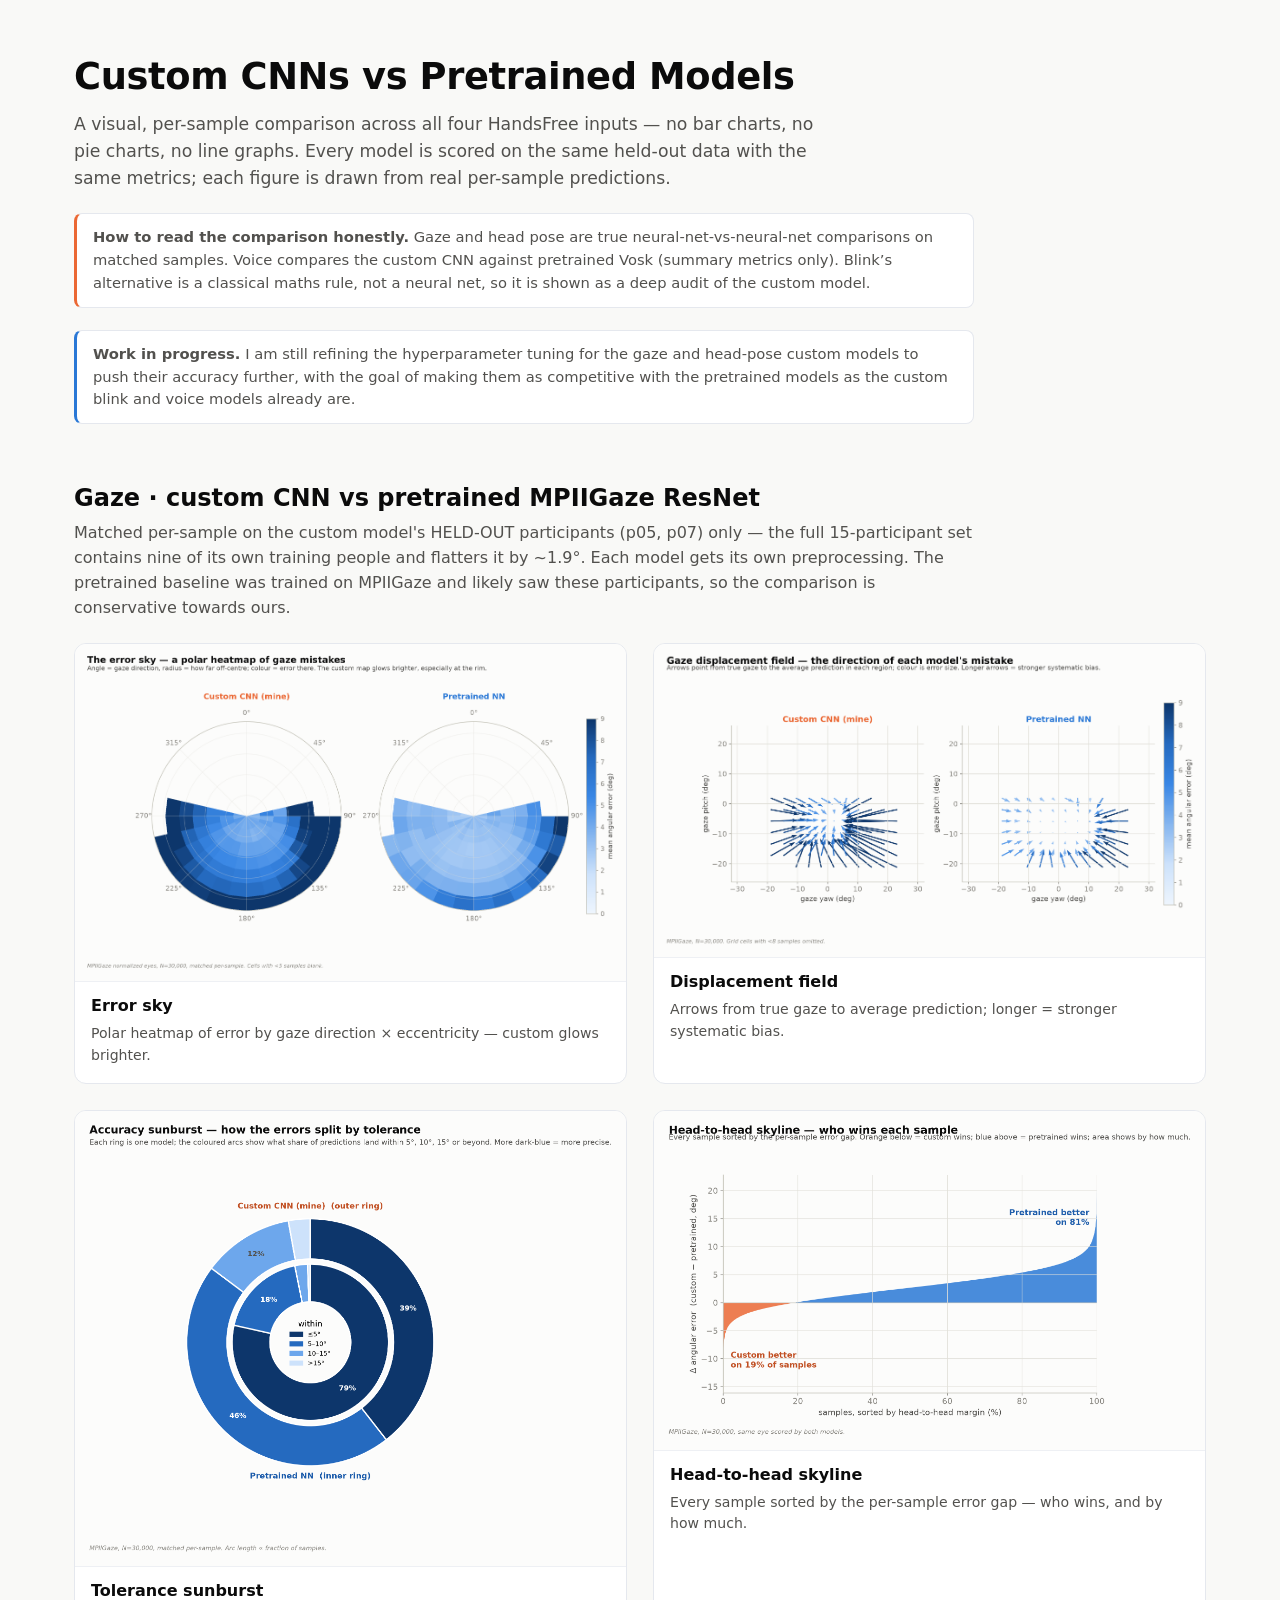
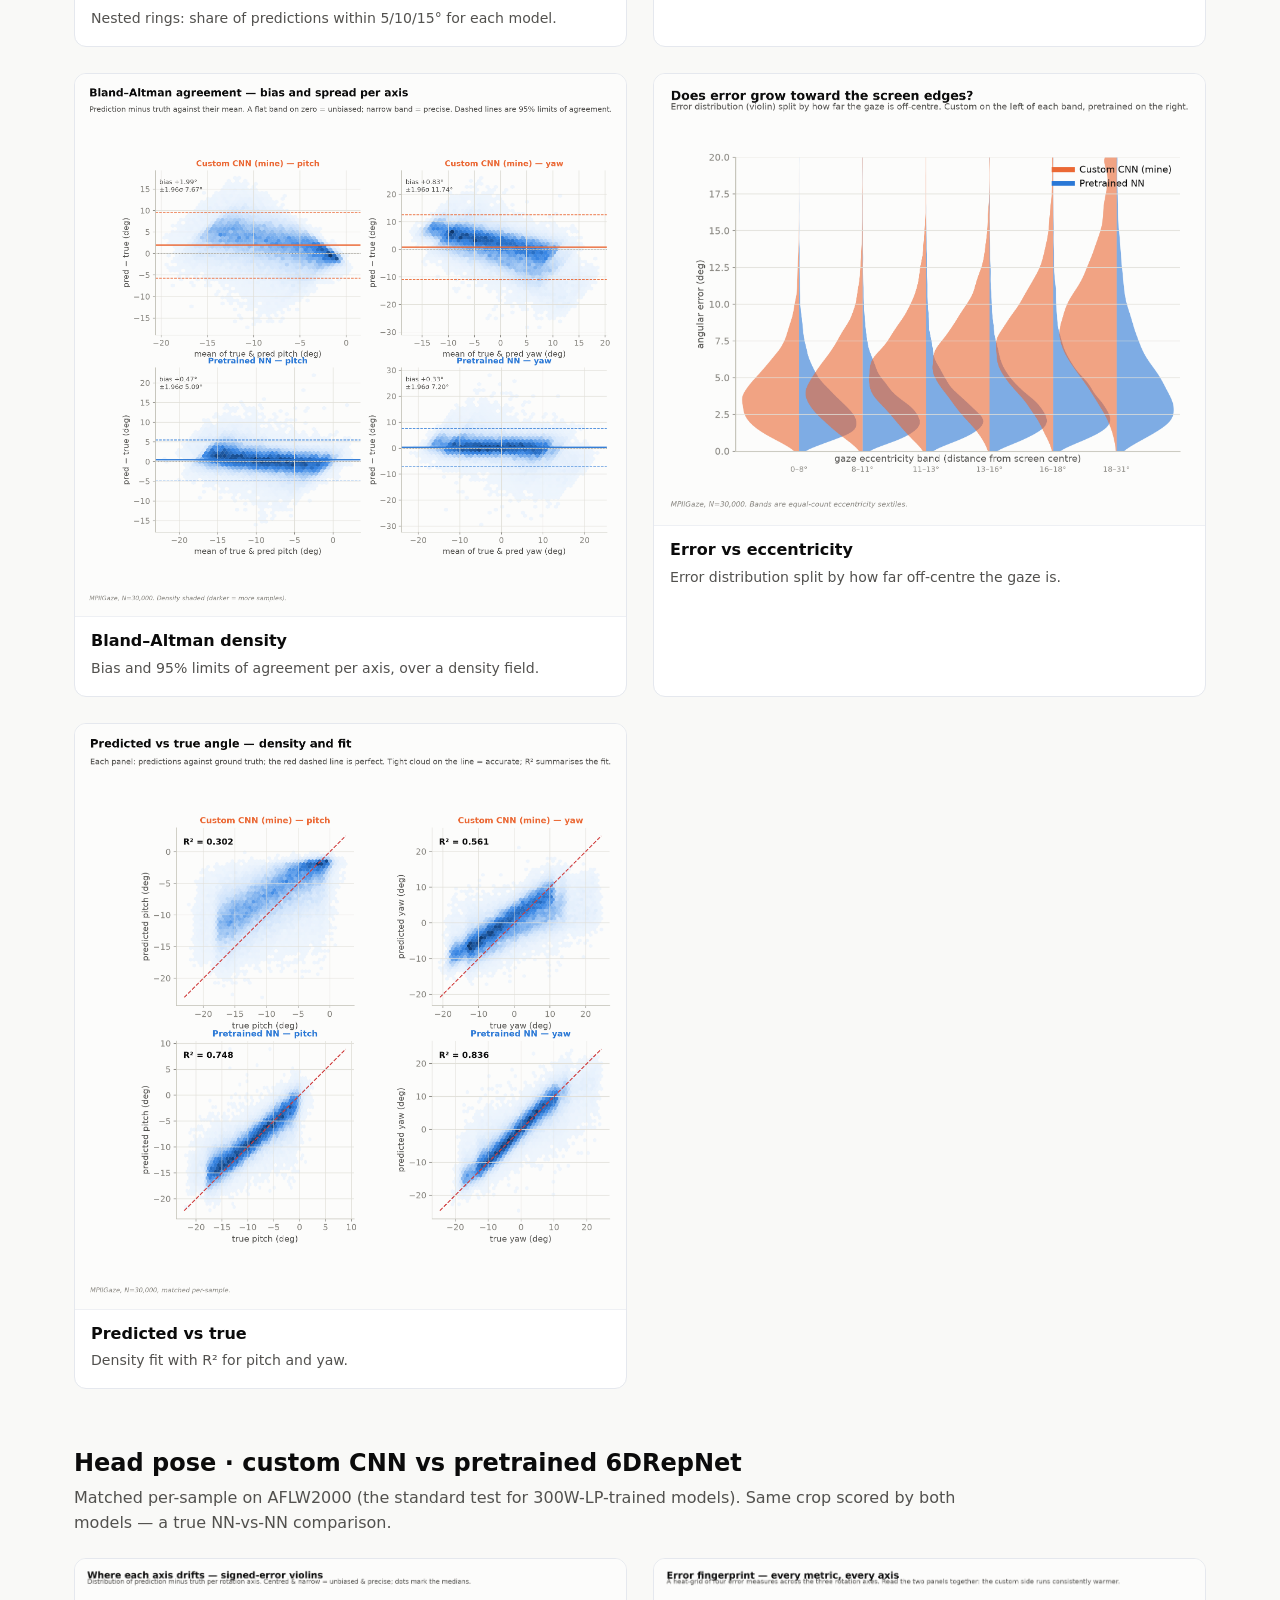
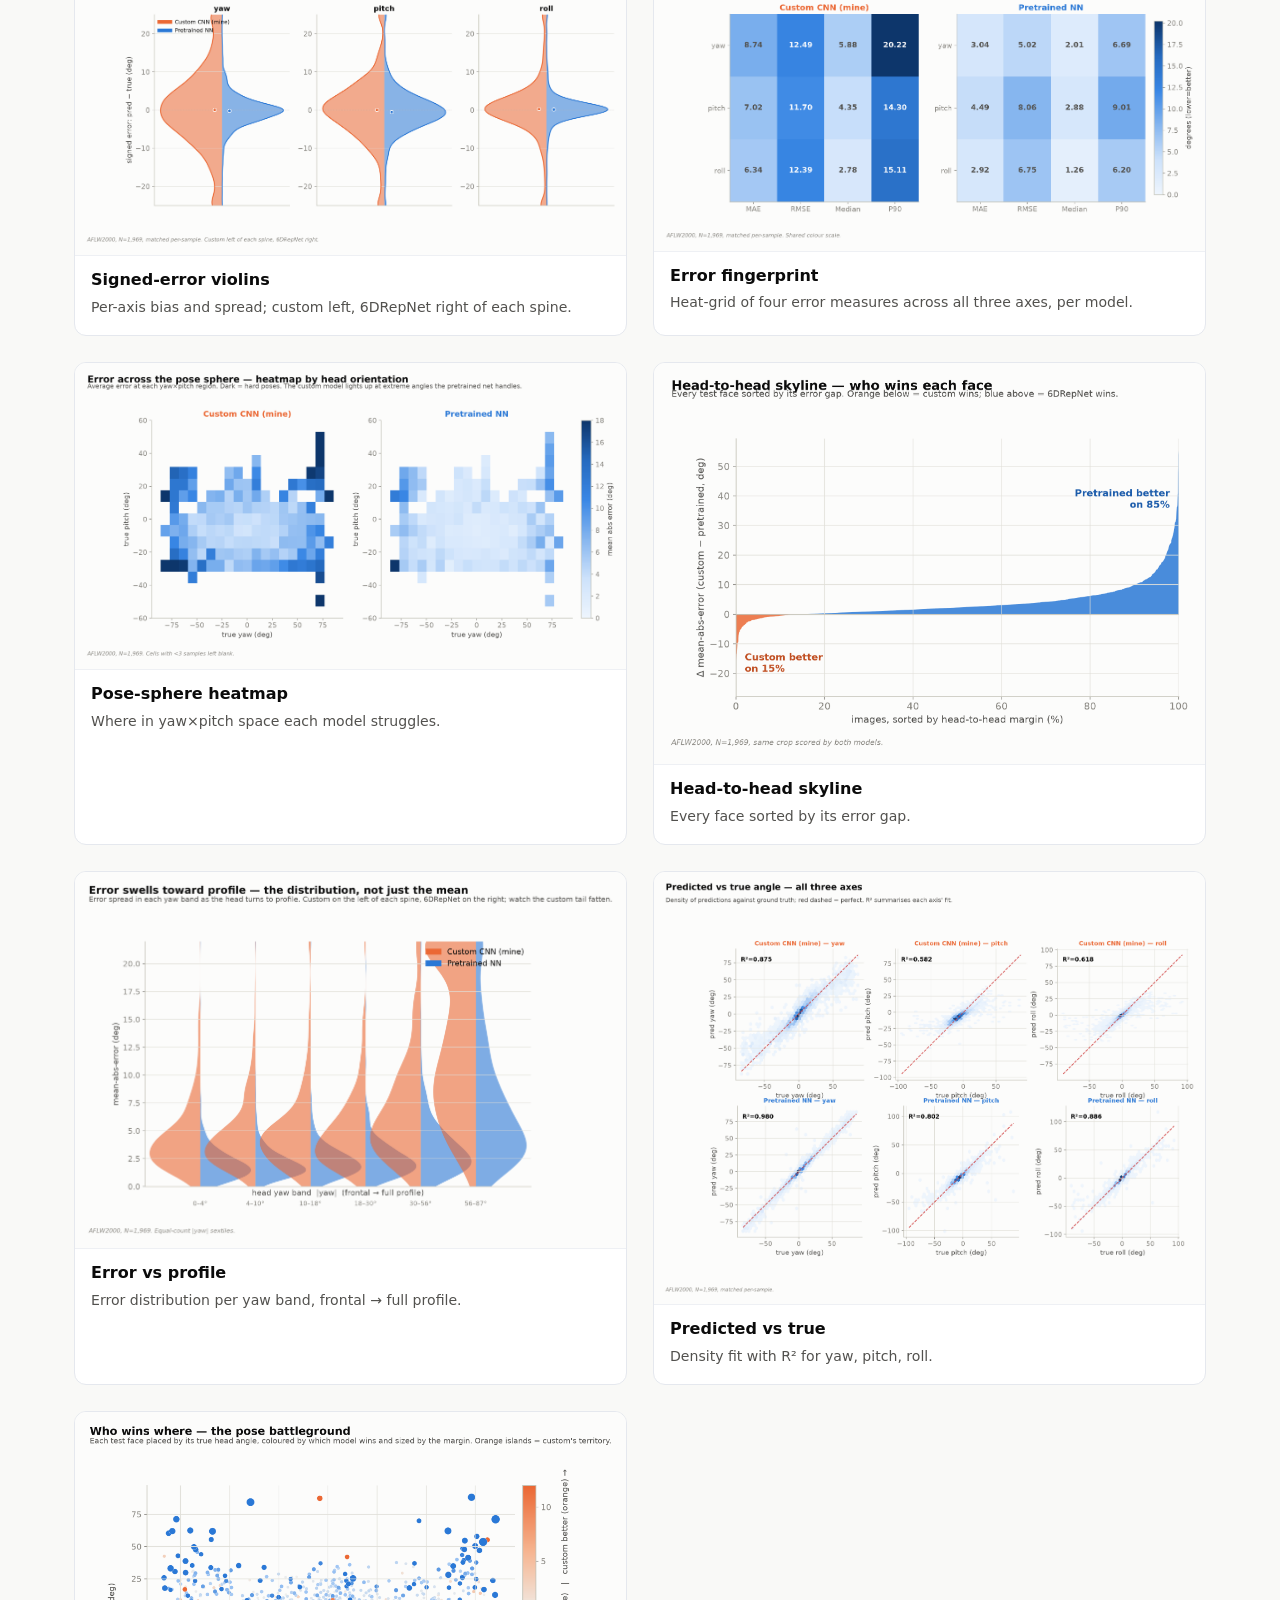
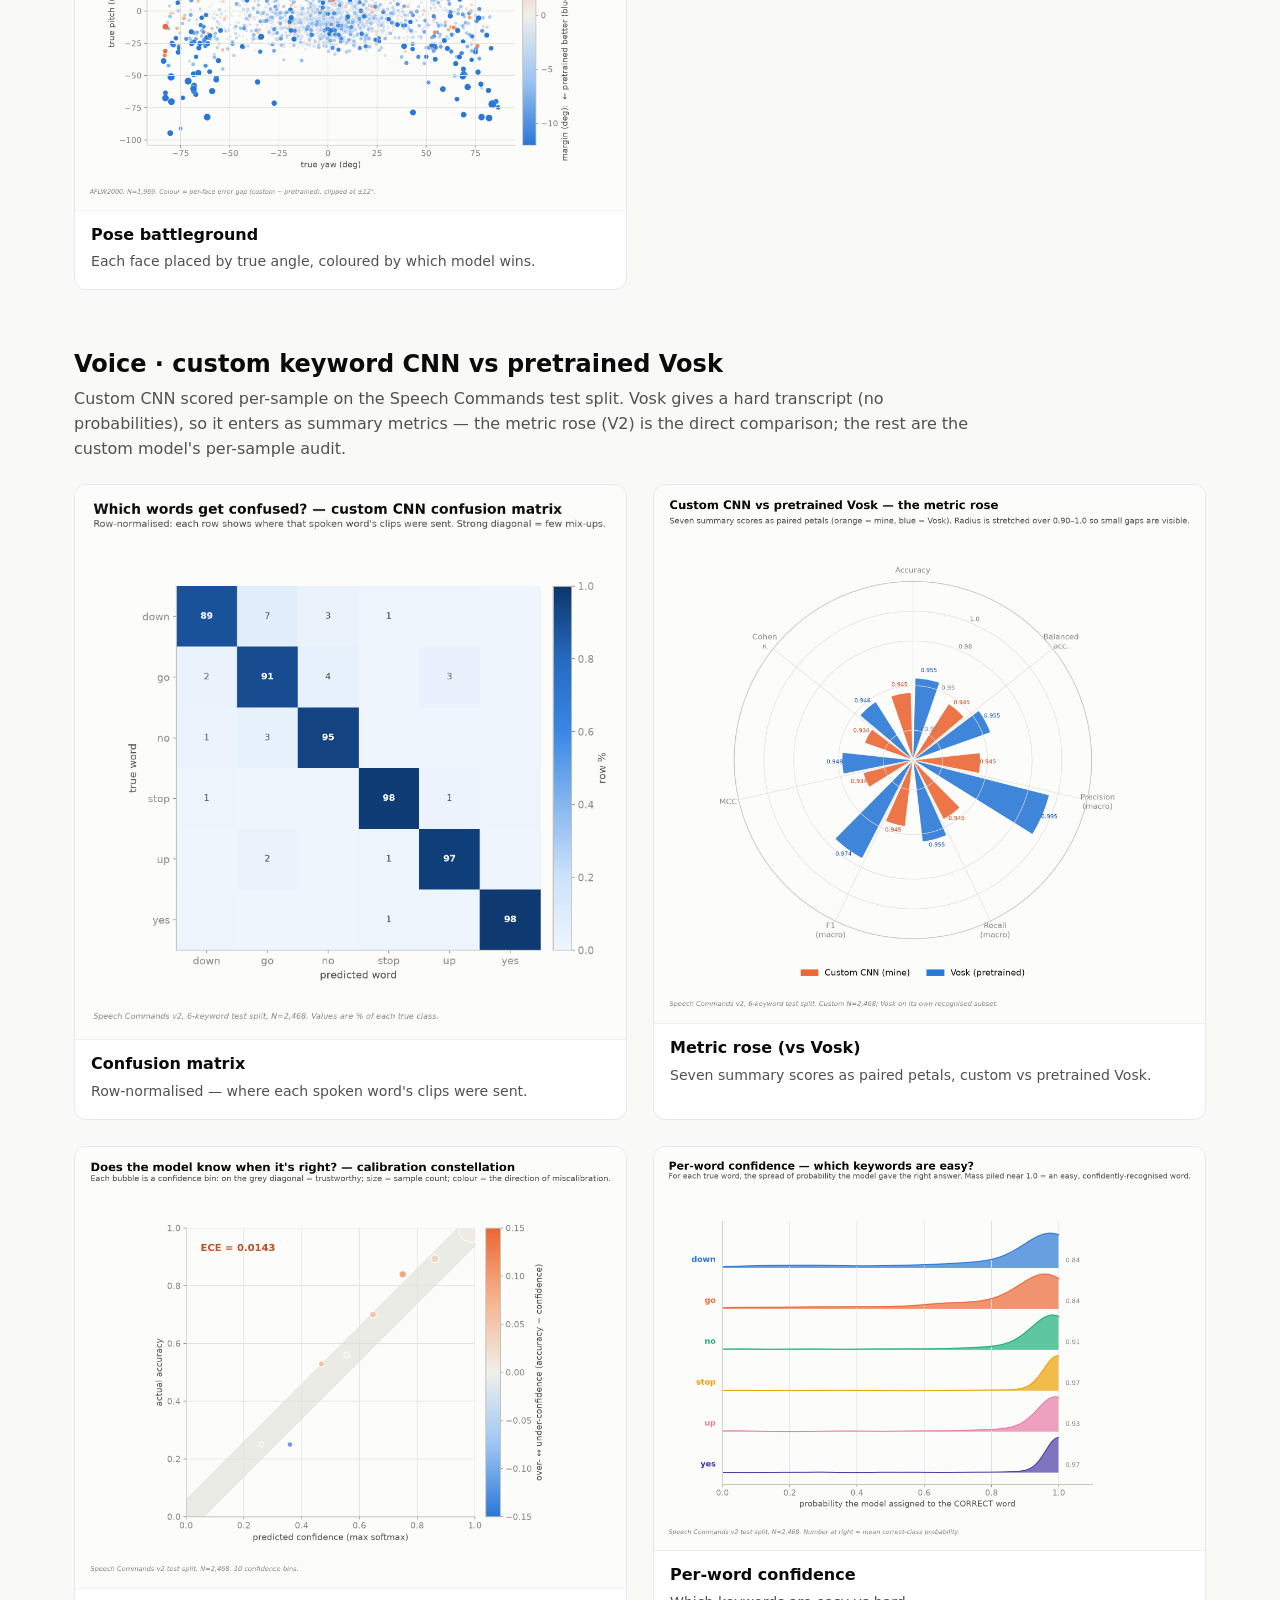
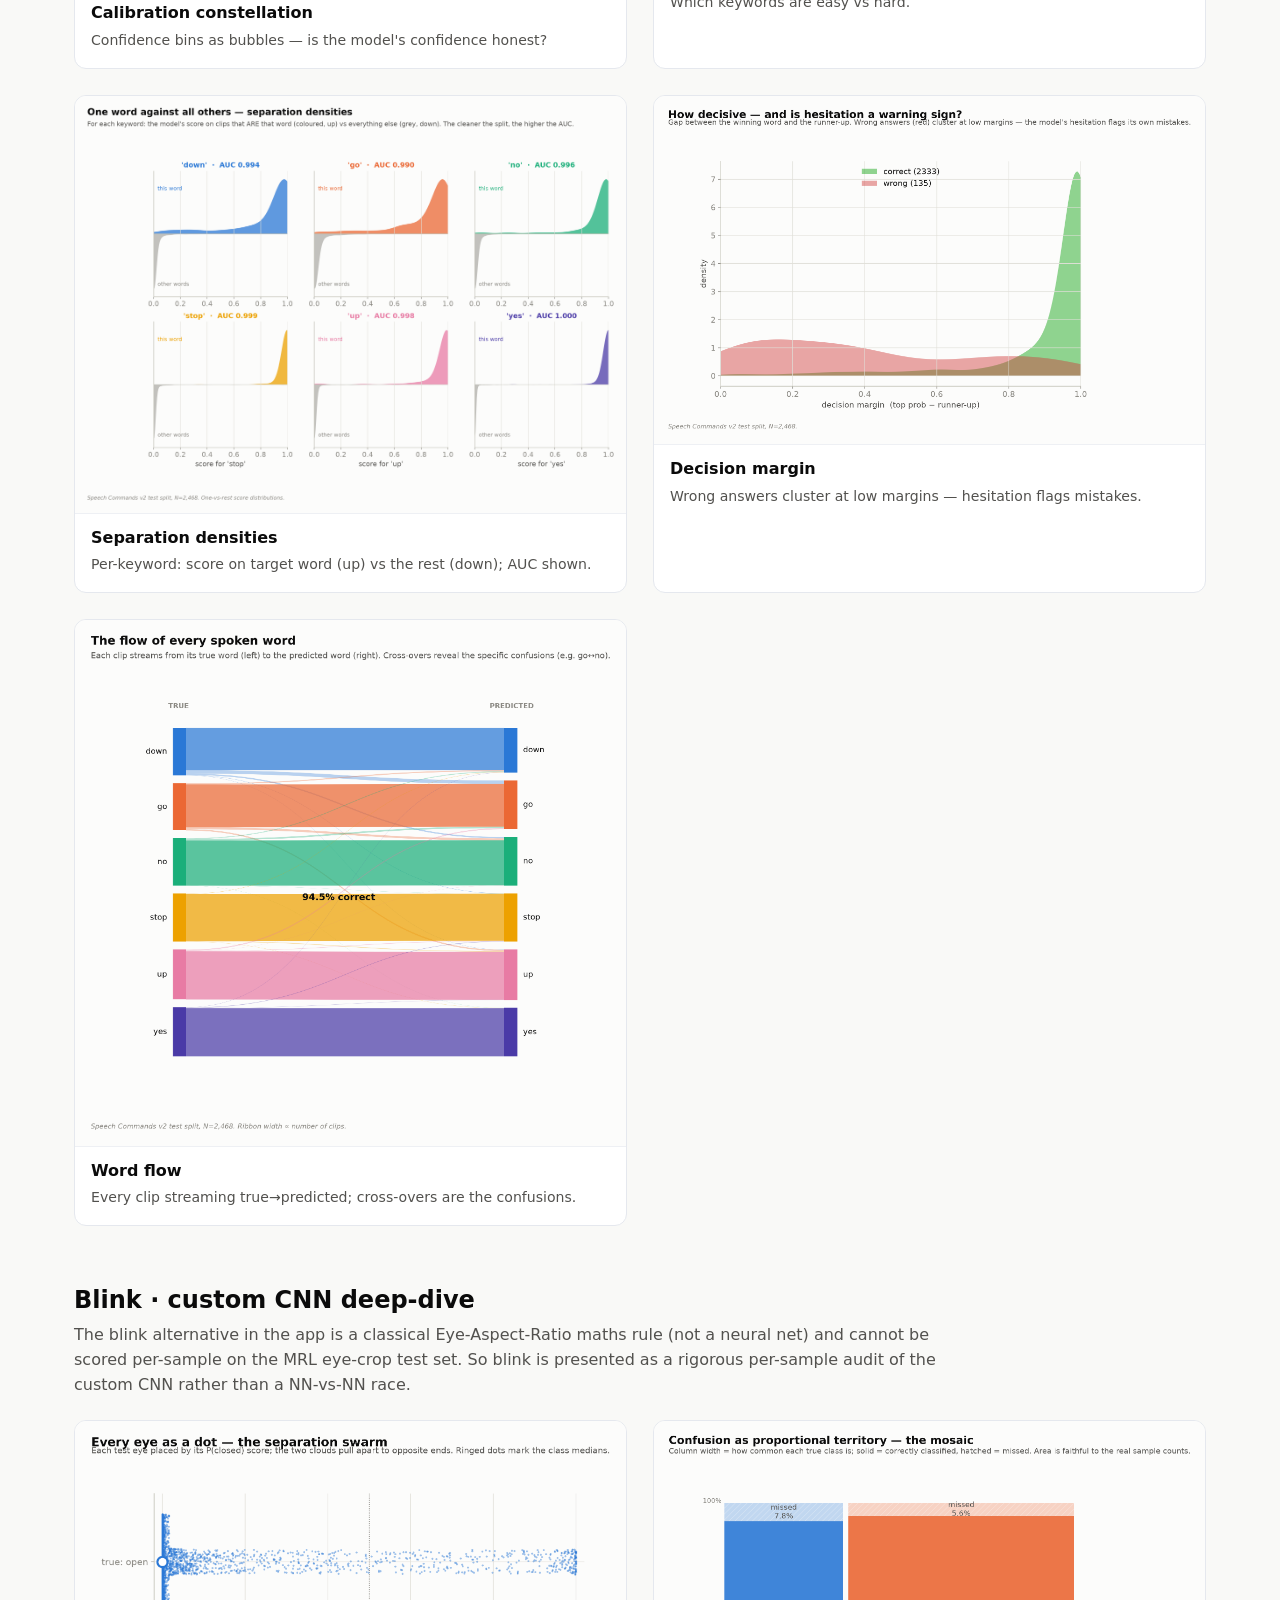
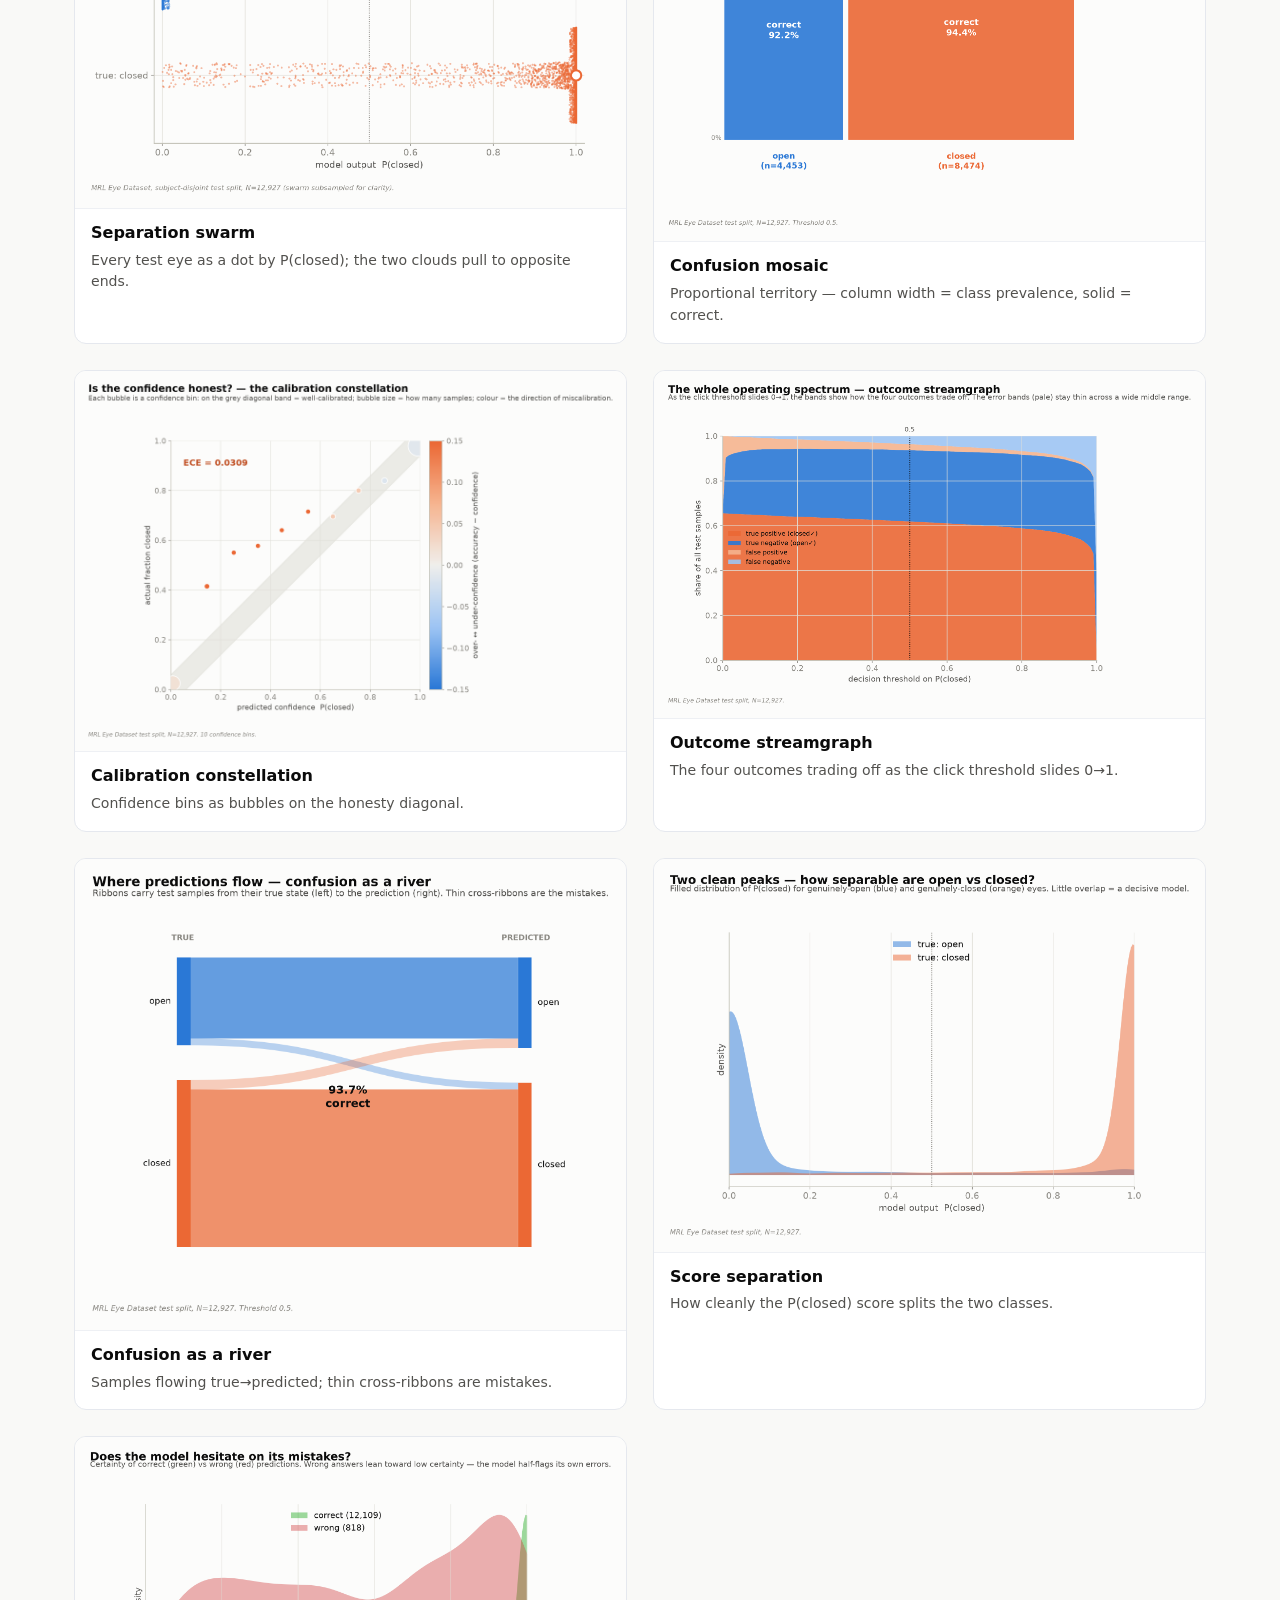
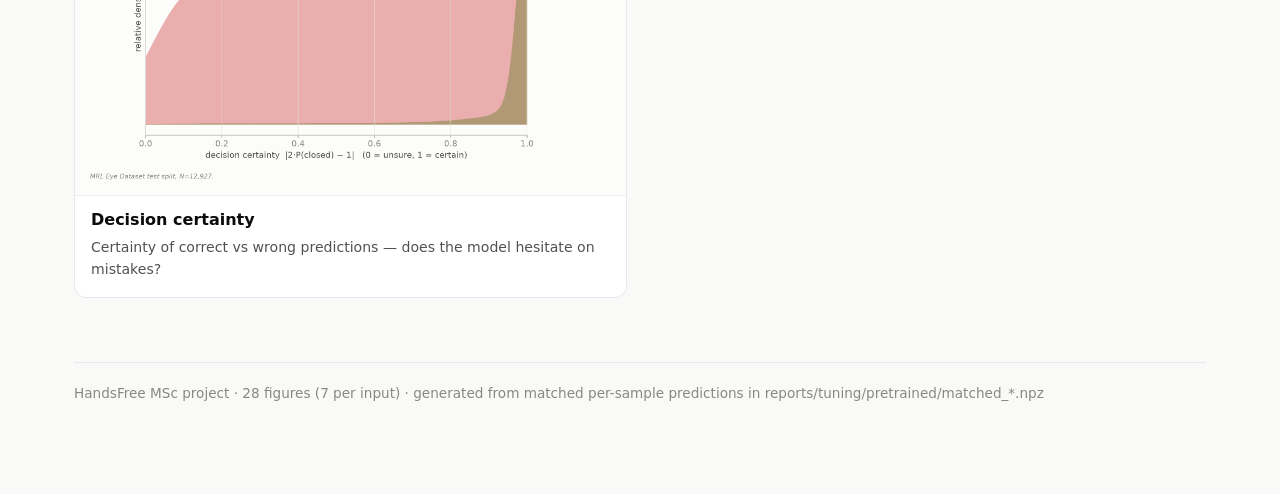
<file: reports/figures/index.html>
<!doctype html><meta charset="utf-8"><title>HandsFree — Custom vs Pretrained</title>
<style>
*{box-sizing:border-box} body{margin:0;background:#f9f9f7;color:#0b0b0b;
font-family:system-ui,-apple-system,'Segoe UI',Roboto,sans-serif;line-height:1.55}
.wrap{max-width:1180px;margin:0 auto;padding:48px 24px 90px}
h1{font-size:2.3rem;margin:0 0 6px;letter-spacing:-.01em}
.lede{color:#52514e;font-size:1.08rem;margin:0 0 8px;max-width:760px}
.note{background:#fff;border:1px solid #e5e8ee;border-left:3px solid #eb6834;border-radius:8px;
padding:12px 16px;margin:22px 0 8px;color:#52514e;font-size:.92rem;max-width:900px}
section{margin-top:56px}
h2{font-size:1.5rem;margin:0 0 4px}
.sub{color:#52514e;margin:0 0 6px;max-width:900px}
.grid{display:grid;grid-template-columns:repeat(2,1fr);gap:26px;margin-top:22px}
.card{background:#fff;border:1px solid #e5e8ee;border-radius:12px;overflow:hidden}
.card img{width:100%;display:block;border-bottom:1px solid #eef0f4}
.cap{padding:12px 16px 16px}
.cap b{font-size:1rem}.cap p{margin:4px 0 0;color:#52514e;font-size:.88rem}
footer{margin-top:64px;padding-top:20px;border-top:1px solid #e5e8ee;color:#898781;font-size:.85rem}
@media(max-width:760px){.grid{grid-template-columns:1fr}}
</style>
<div class="wrap">
<h1>Custom&nbsp;CNNs vs Pretrained&nbsp;Models</h1>
<p class="lede">A visual, per-sample comparison across all four HandsFree inputs — no bar charts, no pie charts, no line graphs. Every model is scored on the same held-out data with the same metrics; each figure is drawn from real per-sample predictions.</p>
<div class="note"><b>How to read the comparison honestly.</b> Gaze and head pose are true neural-net-vs-neural-net comparisons on matched samples. Voice compares the custom CNN against pretrained Vosk (summary metrics only). Blink’s alternative is a classical maths rule, not a neural net, so it is shown as a deep audit of the custom model.</div>
<div class="note" style="border-left-color:#2a78d6"><b>Work in progress.</b> I am still refining the hyperparameter tuning for the gaze and head-pose custom models to push their accuracy further, with the goal of making them as competitive with the pretrained models as the custom blink and voice models already are.</div>
<section><h2>Gaze  ·  custom CNN vs pretrained MPIIGaze ResNet</h2><p class="sub">Matched per-sample on the custom model's HELD-OUT participants (p05, p07) only — the full 15-participant set contains nine of its own training people and flatters it by ~1.9°. Each model gets its own preprocessing. The pretrained baseline was trained on MPIIGaze and likely saw these participants, so the comparison is conservative towards ours.</p><div class="grid">
<div class="card"><img src="gaze/G1_error_sky.png" alt="Error sky"><div class="cap"><b>Error sky</b><p>Polar heatmap of error by gaze direction × eccentricity — custom glows brighter.</p></div></div>
<div class="card"><img src="gaze/G2_displacement_field.png" alt="Displacement field"><div class="cap"><b>Displacement field</b><p>Arrows from true gaze to average prediction; longer = stronger systematic bias.</p></div></div>
<div class="card"><img src="gaze/G3_tolerance_sunburst.png" alt="Tolerance sunburst"><div class="cap"><b>Tolerance sunburst</b><p>Nested rings: share of predictions within 5/10/15° for each model.</p></div></div>
<div class="card"><img src="gaze/G4_win_skyline.png" alt="Head-to-head skyline"><div class="cap"><b>Head-to-head skyline</b><p>Every sample sorted by the per-sample error gap — who wins, and by how much.</p></div></div>
<div class="card"><img src="gaze/G5_bland_altman.png" alt="Bland–Altman density"><div class="cap"><b>Bland–Altman density</b><p>Bias and 95% limits of agreement per axis, over a density field.</p></div></div>
<div class="card"><img src="gaze/G6_eccentricity_ridgeline.png" alt="Error vs eccentricity"><div class="cap"><b>Error vs eccentricity</b><p>Error distribution split by how far off-centre the gaze is.</p></div></div>
<div class="card"><img src="gaze/G7_true_vs_pred.png" alt="Predicted vs true"><div class="cap"><b>Predicted vs true</b><p>Density fit with R² for pitch and yaw.</p></div></div>
</div></section>
<section><h2>Head pose  ·  custom CNN vs pretrained 6DRepNet</h2><p class="sub">Matched per-sample on AFLW2000 (the standard test for 300W-LP-trained models). Same crop scored by both models — a true NN-vs-NN comparison.</p><div class="grid">
<div class="card"><img src="headpose/H1_signed_violins.png" alt="Signed-error violins"><div class="cap"><b>Signed-error violins</b><p>Per-axis bias and spread; custom left, 6DRepNet right of each spine.</p></div></div>
<div class="card"><img src="headpose/H2_fingerprint.png" alt="Error fingerprint"><div class="cap"><b>Error fingerprint</b><p>Heat-grid of four error measures across all three axes, per model.</p></div></div>
<div class="card"><img src="headpose/H3_pose_heatmap.png" alt="Pose-sphere heatmap"><div class="cap"><b>Pose-sphere heatmap</b><p>Where in yaw×pitch space each model struggles.</p></div></div>
<div class="card"><img src="headpose/H4_win_skyline.png" alt="Head-to-head skyline"><div class="cap"><b>Head-to-head skyline</b><p>Every face sorted by its error gap.</p></div></div>
<div class="card"><img src="headpose/H5_yaw_ridgeline.png" alt="Error vs profile"><div class="cap"><b>Error vs profile</b><p>Error distribution per yaw band, frontal → full profile.</p></div></div>
<div class="card"><img src="headpose/H6_true_vs_pred.png" alt="Predicted vs true"><div class="cap"><b>Predicted vs true</b><p>Density fit with R² for yaw, pitch, roll.</p></div></div>
<div class="card"><img src="headpose/H7_win_map.png" alt="Pose battleground"><div class="cap"><b>Pose battleground</b><p>Each face placed by true angle, coloured by which model wins.</p></div></div>
</div></section>
<section><h2>Voice  ·  custom keyword CNN vs pretrained Vosk</h2><p class="sub">Custom CNN scored per-sample on the Speech Commands test split. Vosk gives a hard transcript (no probabilities), so it enters as summary metrics — the metric rose (V2) is the direct comparison; the rest are the custom model's per-sample audit.</p><div class="grid">
<div class="card"><img src="voice/V1_confusion.png" alt="Confusion matrix"><div class="cap"><b>Confusion matrix</b><p>Row-normalised — where each spoken word's clips were sent.</p></div></div>
<div class="card"><img src="voice/V2_metric_rose.png" alt="Metric rose (vs Vosk)"><div class="cap"><b>Metric rose (vs Vosk)</b><p>Seven summary scores as paired petals, custom vs pretrained Vosk.</p></div></div>
<div class="card"><img src="voice/V3_constellation.png" alt="Calibration constellation"><div class="cap"><b>Calibration constellation</b><p>Confidence bins as bubbles — is the model's confidence honest?</p></div></div>
<div class="card"><img src="voice/V4_perword_ridgeline.png" alt="Per-word confidence"><div class="cap"><b>Per-word confidence</b><p>Which keywords are easy vs hard.</p></div></div>
<div class="card"><img src="voice/V5_separation.png" alt="Separation densities"><div class="cap"><b>Separation densities</b><p>Per-keyword: score on target word (up) vs the rest (down); AUC shown.</p></div></div>
<div class="card"><img src="voice/V6_decision_margin.png" alt="Decision margin"><div class="cap"><b>Decision margin</b><p>Wrong answers cluster at low margins — hesitation flags mistakes.</p></div></div>
<div class="card"><img src="voice/V7_word_flow.png" alt="Word flow"><div class="cap"><b>Word flow</b><p>Every clip streaming true→predicted; cross-overs are the confusions.</p></div></div>
</div></section>
<section><h2>Blink  ·  custom CNN deep-dive</h2><p class="sub">The blink alternative in the app is a classical Eye-Aspect-Ratio maths rule (not a neural net) and cannot be scored per-sample on the MRL eye-crop test set. So blink is presented as a rigorous per-sample audit of the custom CNN rather than a NN-vs-NN race.</p><div class="grid">
<div class="card"><img src="blink/B1_swarm.png" alt="Separation swarm"><div class="cap"><b>Separation swarm</b><p>Every test eye as a dot by P(closed); the two clouds pull to opposite ends.</p></div></div>
<div class="card"><img src="blink/B2_mosaic.png" alt="Confusion mosaic"><div class="cap"><b>Confusion mosaic</b><p>Proportional territory — column width = class prevalence, solid = correct.</p></div></div>
<div class="card"><img src="blink/B3_constellation.png" alt="Calibration constellation"><div class="cap"><b>Calibration constellation</b><p>Confidence bins as bubbles on the honesty diagonal.</p></div></div>
<div class="card"><img src="blink/B4_streamgraph.png" alt="Outcome streamgraph"><div class="cap"><b>Outcome streamgraph</b><p>The four outcomes trading off as the click threshold slides 0→1.</p></div></div>
<div class="card"><img src="blink/B5_confusion_flow.png" alt="Confusion as a river"><div class="cap"><b>Confusion as a river</b><p>Samples flowing true→predicted; thin cross-ribbons are mistakes.</p></div></div>
<div class="card"><img src="blink/B6_score_separation.png" alt="Score separation"><div class="cap"><b>Score separation</b><p>How cleanly the P(closed) score splits the two classes.</p></div></div>
<div class="card"><img src="blink/B7_margin_ridge.png" alt="Decision certainty"><div class="cap"><b>Decision certainty</b><p>Certainty of correct vs wrong predictions — does the model hesitate on mistakes?</p></div></div>
</div></section>
<footer>HandsFree MSc project · 28 figures (7 per input) · generated from matched per-sample predictions in reports/tuning/pretrained/matched_*.npz</footer></div>
</file>
